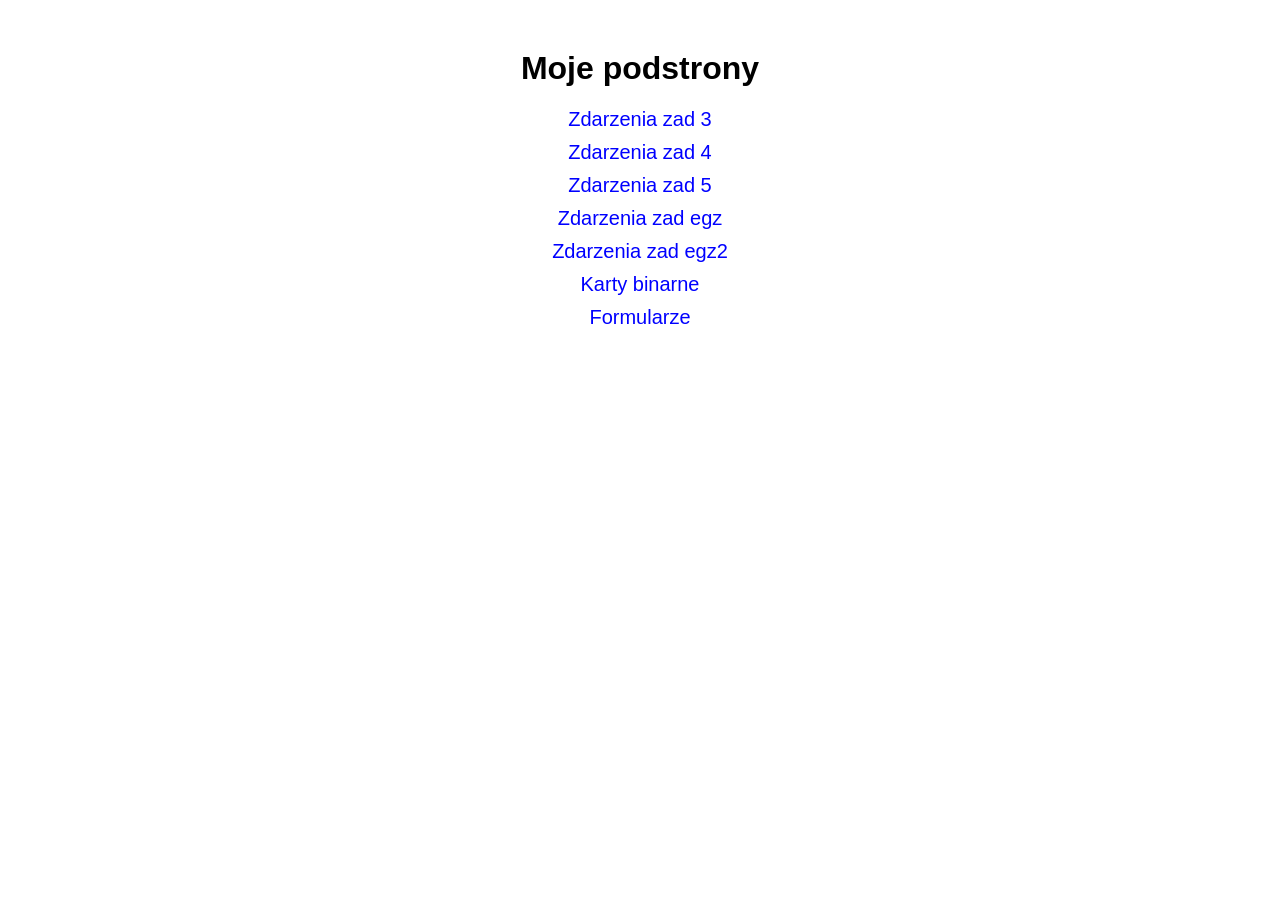
<file: index.html>
<!DOCTYPE html>
<html lang="pl">
<head>
    <meta charset="UTF-8">
    <title>Moja Strona</title>
    <style>
        body {
            font-family: Arial, sans-serif;
            text-align: center;
            margin-top: 50px;
        }

        a {
            display: block;
            margin: 10px;
            font-size: 20px;
            text-decoration: none;
            color: blue;
        }

        a:hover {
            color: red;
        }
    </style>
</head>
<body>

<h1>Moje podstrony</h1>

<a href="3.html">Zdarzenia zad 3</a>
<a href="4.html">Zdarzenia zad 4</a>
<a href="5.html">Zdarzenia zad 5</a>
<a href="oblicz2.html">Zdarzenia zad egz</a>
<a href="olbicz.html">Zdarzenia zad egz2</a>
<a href="karty.html">Karty binarne</a>
<a href="formularze.html">Formularze</a>

</body>
</html>
</file>
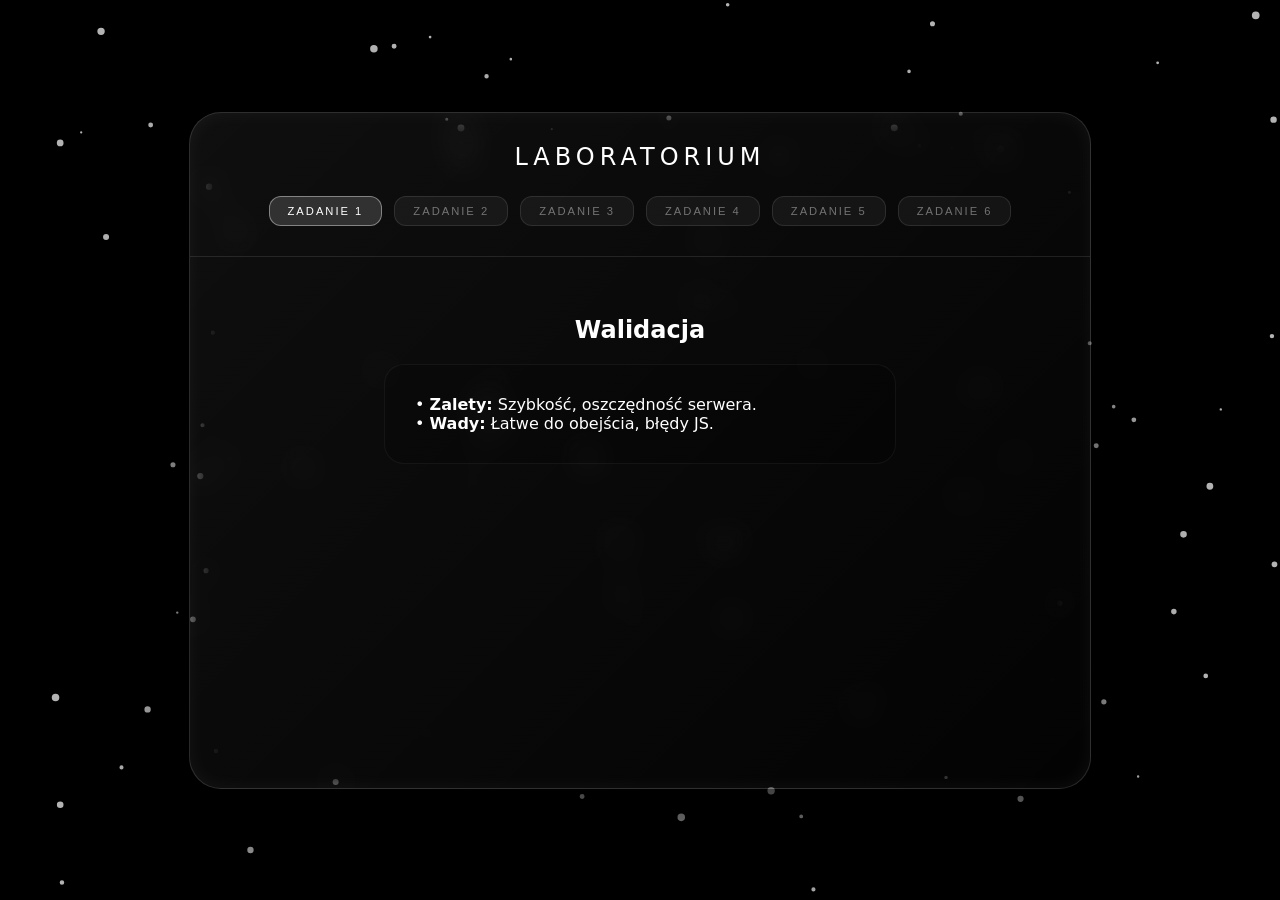
<file: formularze.html>
<!DOCTYPE html>
<html lang="pl">
<head>
    <meta charset="UTF-8">
    <meta name="viewport" content="width=device-width, initial-scale=1.0">
    <title>Zadania - Liquid Glass Monochrome</title>
    <style>
        :root {
            --glass-border: rgba(255, 255, 255, 0.15);
            --text-main: #ffffff;
            --glass-bg: rgba(255, 255, 255, 0.04);
        }

        body {
            margin: 0;
            padding: 0;
            background: #000;
            font-family: 'Segoe UI', system-ui, -apple-system, sans-serif;
            color: var(--text-main);
            overflow: hidden;
            display: flex;
            justify-content: center;
            align-items: center;
            height: 100vh;
        }

        /* ŚNIEG - tło */
        #snow-canvas {
            position: fixed;
            top: 0;
            left: 0;
            width: 100%;
            height: 100%;
            z-index: 1;
            pointer-events: none;
        }

        /* LIQUID GLASS CONTAINER */
        .glass-container {
            position: relative;
            z-index: 10;
            width: 85%;
            max-width: 900px;
            height: 75vh;
            
            /* Efekt szkła */
            background: linear-gradient(135deg, rgba(255,255,255,0.06) 0%, rgba(255,255,255,0.01) 100%);
            backdrop-filter: blur(18px) saturate(150%);
            -webkit-backdrop-filter: blur(18px) saturate(150%);
            
            border: 1px solid var(--glass-border);
            border-radius: 32px;
            display: flex;
            flex-direction: column;
            
            /* Cień wewnętrzny dodaje głębi szkła */
            box-shadow: 
                0 40px 100px rgba(0, 0, 0, 0.8),
                inset 0 0 20px rgba(255, 255, 255, 0.05);
            
            /* Wymuszenie warstwowości dla płynnej animacji pod spodem */
            transform: translateZ(0); 
            animation: fadeIn 1s ease-out;
        }

        @keyframes fadeIn {
            from { opacity: 0; transform: translateY(10px) scale(0.99); }
            to { opacity: 1; transform: translateY(0) scale(1); }
        }

        header {
            padding: 30px;
            text-align: center;
            border-bottom: 1px solid rgba(255, 255, 255, 0.1);
        }

        header h1 {
            margin: 0 0 25px 0;
            font-weight: 200;
            letter-spacing: 5px;
            text-transform: uppercase;
            font-size: 1.5rem;
        }

        nav {
            display: flex;
            justify-content: center;
            gap: 12px;
            flex-wrap: wrap;
        }

        .nav-btn {
            background: rgba(255, 255, 255, 0.05);
            border: 1px solid rgba(255, 255, 255, 0.1);
            color: rgba(255, 255, 255, 0.4);
            padding: 8px 18px;
            border-radius: 12px;
            cursor: pointer;
            transition: 0.3s;
            text-transform: uppercase;
            font-size: 0.7rem;
            letter-spacing: 2px;
        }

        .nav-btn:hover, .nav-btn.active {
            color: #fff;
            background: rgba(255, 255, 255, 0.15);
            border-color: rgba(255,255,255,0.4);
        }

        #content-area {
            flex-grow: 1;
            padding: 40px;
            overflow-y: auto;
            text-align: center;
        }

        /* Pasek przewijania wewnątrz szkła */
        #content-area::-webkit-scrollbar { width: 6px; }
        #content-area::-webkit-scrollbar-thumb { background: rgba(255,255,255,0.1); border-radius: 10px; }

        .page { display: none; }
        .page.active { display: block; }

        .task-container {
            background: rgba(0, 0, 0, 0.15);
            padding: 30px;
            border-radius: 20px;
            border: 1px solid rgba(255, 255, 255, 0.05);
            max-width: 450px;
            margin: 0 auto;
        }

        input {
            background: rgba(255, 255, 255, 0.05);
            border: 1px solid rgba(255, 255, 255, 0.1);
            padding: 12px;
            margin: 8px 0;
            border-radius: 8px;
            color: white;
            width: 85%;
            outline: none;
            transition: 0.3s;
        }

        input:focus { border-color: rgba(255,255,255,0.4); background: rgba(255,255,255,0.1); }

        .submit-btn {
            background: #fff;
            color: #000;
            border: none;
            padding: 12px 25px;
            border-radius: 8px;
            font-weight: bold;
            cursor: pointer;
            margin-top: 15px;
            transition: 0.3s;
        }

        .submit-btn:hover { background: #ccc; transform: translateY(-2px); }

        .res { margin-top: 20px; font-size: 0.9rem; color: rgba(255,255,255,0.7); }
    </style>
</head>
<body>

<canvas id="snow-canvas"></canvas>

<div class="glass-container">
    <header>
        <h1>Laboratorium</h1>
        <nav>
            <button class="nav-btn active" onclick="showPage(event, 'p1')">Zadanie 1</button>
            <button class="nav-btn" onclick="showPage(event, 'p2')">Zadanie 2</button>
            <button class="nav-btn" onclick="showPage(event, 'p3')">Zadanie 3</button>
            <button class="nav-btn" onclick="showPage(event, 'p4')">Zadanie 4</button>
            <button class="nav-btn" onclick="showPage(event, 'p5')">Zadanie 5</button>
            <button class="nav-btn" onclick="showPage(event, 'p6')">Zadanie 6</button>
        </nav>
    </header>

    <main id="content-area">
        <div id="p1" class="page active">
            <h2>Walidacja</h2>
            <div class="task-container" style="text-align: left;">
                • <b>Zalety:</b> Szybkość, oszczędność serwera.<br>
                • <b>Wady:</b> Łatwe do obejścia, błędy JS.
            </div>
        </div>

        <div id="p2" class="page">
            <h2>Dane osobowe</h2>
            <div class="task-container">
                <form onsubmit="doZ2(event)">
                    <input type="text" id="i2" placeholder="Imię">
                    <input type="text" id="n2" placeholder="Nazwisko">
                    <input type="number" id="w2" placeholder="Wiek">
                    <button type="submit" class="submit-btn">Wykonaj</button>
                </form>
                <div id="r2" class="res"></div>
            </div>
        </div>

        <div id="p3" class="page">
            <h2>Ile dni żyjesz?</h2>
            <div class="task-container">
                <form onsubmit="doZ3(event)">
                    <input type="number" id="r3" placeholder="Rok">
                    <input type="number" id="m3" placeholder="Miesiąc">
                    <input type="number" id="d3" placeholder="Dzień">
                    <button type="submit" class="submit-btn">Oblicz</button>
                </form>
                <div id="r3_res" class="res"></div>
            </div>
        </div>

        <div id="p4" class="page">
            <h2>Walidacja Alert</h2>
            <div class="task-container">
                <form onsubmit="validateZ4(event)">
                    <input type="text" id="imie4" placeholder="Imię">
                    <input type="text" id="nazwisko4" placeholder="Nazwisko">
                    <input type="email" id="mail4" placeholder="E-mail">
                    <button type="submit" class="submit-btn">Sprawdź</button>
                </form>
                <div id="r4" class="res"></div>
            </div>
        </div>

<div id="p5" class="page">
    <h2>Zadanie 5</h2>
    <div class="task-container">
        <textarea id="txt5" rows="6" style="width: 90%;" placeholder="Wpisuj tekst..." oninput="countChars()"></textarea>
        <div id="res5" class="res">Liczba znaków: 0</div>
    </div>
</div>
<div id="p6" class="page">
    <h2>Zadanie 6</h2>
    <div class="task-container">
        <input type="number" id="a6" placeholder="Liczba 1">
        <input type="number" id="b6" placeholder="Liczba 2">
        
        <div style="margin-top:10px;">
            <button class="submit-btn" onclick="calc('+')">+</button>
            <button class="submit-btn" onclick="calc('-')">-</button>
            <button class="submit-btn" onclick="calc('*')">*</button>
            <button class="submit-btn" onclick="calc('/')">/</button>
        </div>

        <div id="res6" class="res">Wynik: </div>

        <button class="submit-btn" onclick="clearCalc()" style="margin-top:15px;">Wyczyść</button>
    </div>
</div>
    </main>
</div>

<script>
    function showPage(e, id) {
        document.querySelectorAll('.page').forEach(p => p.classList.remove('active'));
        document.querySelectorAll('.nav-btn').forEach(b => b.classList.remove('active'));
        document.getElementById(id).classList.add('active');
        e.currentTarget.classList.add('active');
    }

    // Skrypty zadań (bez zmian w logice)
    function doZ2(e) {
        e.preventDefault();
        const i = document.getElementById("i2").value;
        const n = document.getElementById("n2").value;
        const w = document.getElementById("w2").value;
        document.getElementById("r2").innerHTML = `Imię: ${i}<br>Nazwisko: ${n}<br>Wiek: ${w}`;
    }

    function doZ3(e) {
        e.preventDefault();
        const d = new Date(document.getElementById("r3").value, document.getElementById("m3").value - 1, document.getElementById("d3").value);
        const dni = Math.floor((new Date() - d) / (1000 * 86400));
        document.getElementById("r3_res").innerText = isNaN(dni) ? "Podaj poprawną datę" : "Żyjesz: " + dni + " dni";
    }

    function validateZ4(e) {
        e.preventDefault();
        const imie = document.getElementById("imie4").value.trim();
        const nazwisko = document.getElementById("nazwisko4").value.trim();
        const mail = document.getElementById("mail4").value.trim();
        if (!imie) alert("BŁĄD: Pole IMIĘ jest puste!");
        if (!nazwisko) alert("BŁĄD: Pole NAZWISKO jest puste!");
        if (!mail) alert("BŁĄD: Pole E-MAIL jest puste!");
        if (imie && nazwisko && mail) document.getElementById("r4").innerText = "Wszystkie pola wypełnione poprawnie.";
    }

    // SYSTEM ŚNIEGU - Zoptymalizowany pod Glass Morphism
    const canvas = document.getElementById('snow-canvas');
    const ctx = canvas.getContext('2d');
    let w, h, particles;

    function init() {
        w = window.innerWidth;
        h = window.innerHeight;
        canvas.width = w;
        canvas.height = h;
        particles = [];
        for (let i = 0; i < 120; i++) {
            particles.push({
                x: Math.random() * w,
                y: Math.random() * h,
                r: Math.random() * 3 + 1,
                speedY: Math.random() * 1.5 + 0.5,
                speedX: (Math.random() - 0.5) * 1 // Lekki ruch na boki
            });
        }
    }

    function draw() {
        ctx.clearRect(0, 0, w, h);
        ctx.fillStyle = "rgba(255, 255, 255, 0.7)"; // Płatki lekko przezroczyste dla lepszego efektu
        ctx.beginPath();
        for (let p of particles) {
            ctx.moveTo(p.x, p.y);
            ctx.arc(p.x, p.y, p.r, 0, Math.PI * 2);
        }
        ctx.fill();
        update();
        requestAnimationFrame(draw);
    }

    function update() {
        for (let p of particles) {
            p.y += p.speedY;
            p.x += p.speedX;

            // Resetowanie płatków - jeśli wypadnie dołem, wróć na górę
            if (p.y > h) {
                p.y = -10;
                p.x = Math.random() * w;
            }
            // Jeśli wypadnie boczkiem, wróć z drugiej strony
            if (p.x > w) p.x = 0;
            if (p.x < 0) p.x = w;
        }
    }
function countChars() {
    const text = document.getElementById("txt5").value;
    document.getElementById("res5").innerText = "Liczba znaków: " + text.length;
}
function calc(op) {
    const a = parseFloat(document.getElementById("a6").value);
    const b = parseFloat(document.getElementById("b6").value);
    let wynik;

    if (isNaN(a) || isNaN(b)) {
        document.getElementById("res6").innerText = "Podaj liczby!";
        return;
    }

    switch(op) {
        case '+': wynik = a + b; break;
        case '-': wynik = a - b; break;
        case '*': wynik = a * b; break;
        case '/': 
            wynik = b === 0 ? "Nie dziel przez 0!" : a / b; 
            break;
    }

    document.getElementById("res6").innerText = "Wynik: " + wynik;
}

function clearCalc() {
    document.getElementById("a6").value = "";
    document.getElementById("b6").value = "";
    document.getElementById("res6").innerText = "Wynik: ";
}
    window.addEventListener('resize', init);
    init(); 
    draw();
</script>
</body>
</html>
</file>
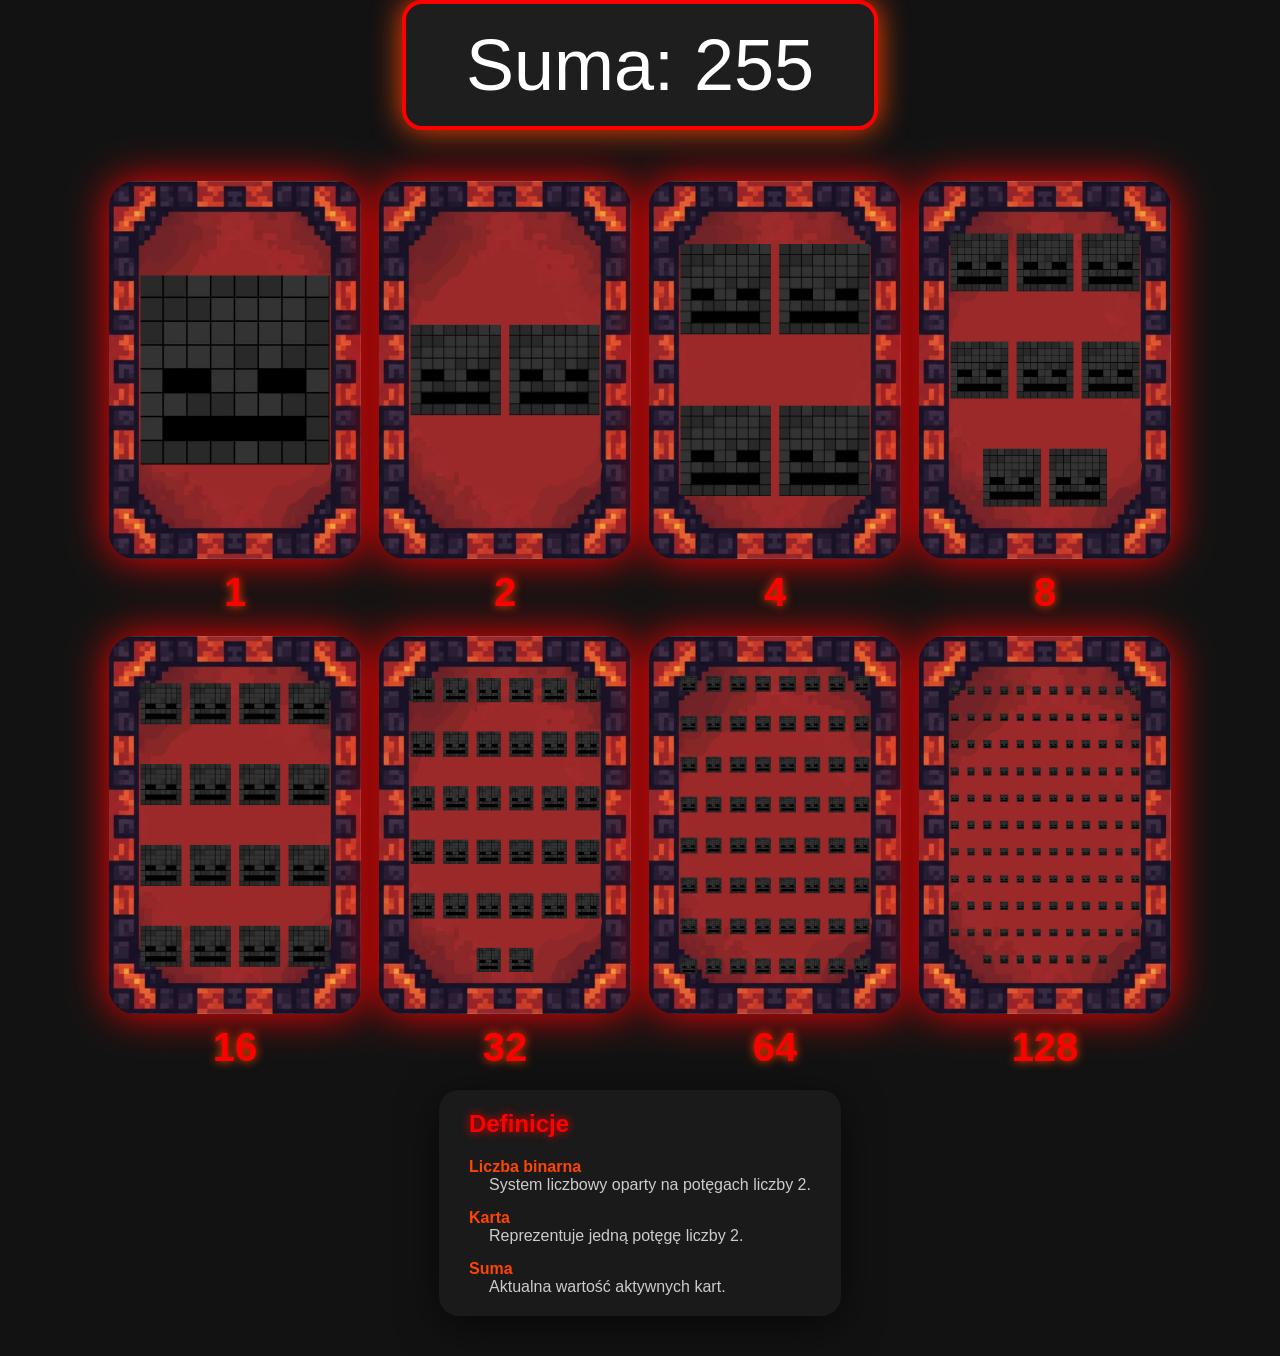
<file: karty.html>
<!DOCTYPE html>
<html lang="pl-PL">
<head>
    <meta charset="UTF-8">
    <title>binarne</title>
    <link rel="stylesheet" href="style.css">
</head>
<body>

    <div id="result-display">Suma: 0</div>
    <div id="container"></div>
<div class="definitions">
    <h2>Definicje</h2>
    <dl>
        <dt>Liczba binarna</dt>
        <dd>System liczbowy oparty na potęgach liczby 2.</dd>

        <dt>Karta</dt>
        <dd>Reprezentuje jedną potęgę liczby 2.</dd>

        <dt>Suma</dt>
        <dd>Aktualna wartość aktywnych kart.</dd>
    </dl>
</div>

    <script>
        const container = document.getElementById('container');
        const resultDisplay = document.getElementById('result-display');
        const maxCards = 8;
        const cardGap = 8;
        let totalSum = 0;

        for (let i = 0; i < maxCards; i++) {
            const value = Math.pow(2, i);
            
            const wrapper = document.createElement('div');
            wrapper.className = 'card-wrapper';

            const card = document.createElement('div');
            card.className = 'card active';
            
            const dotsInRow = Math.ceil(Math.sqrt(value));
            const dotSize = `calc((100% - ${(dotsInRow - 1) * cardGap}px) / ${dotsInRow})`;

            for (let j = 0; j < value; j++) {
                const dot = document.createElement('img');
                dot.src = 'kropka.jpg';
                dot.className = 'dot';
                dot.style.width = dotSize;
                dot.style.height = dotSize;
                card.appendChild(dot);
            }

            const label = document.createElement('div');
            label.className = 'label';
            label.innerText = value;

            totalSum += value;
            resultDisplay.innerText = `Suma: ${totalSum}`;

            card.addEventListener('click', function() {
                const isActive = this.classList.toggle('active');
                
                if (isActive) {
                    totalSum += value;
                } else {
                    totalSum -= value;
                }
                
                resultDisplay.innerText = `Suma: ${totalSum}`;
            });

            wrapper.appendChild(card);
            wrapper.appendChild(label);
            container.appendChild(wrapper);
        }
    </script>

</body>
</html>
</file>
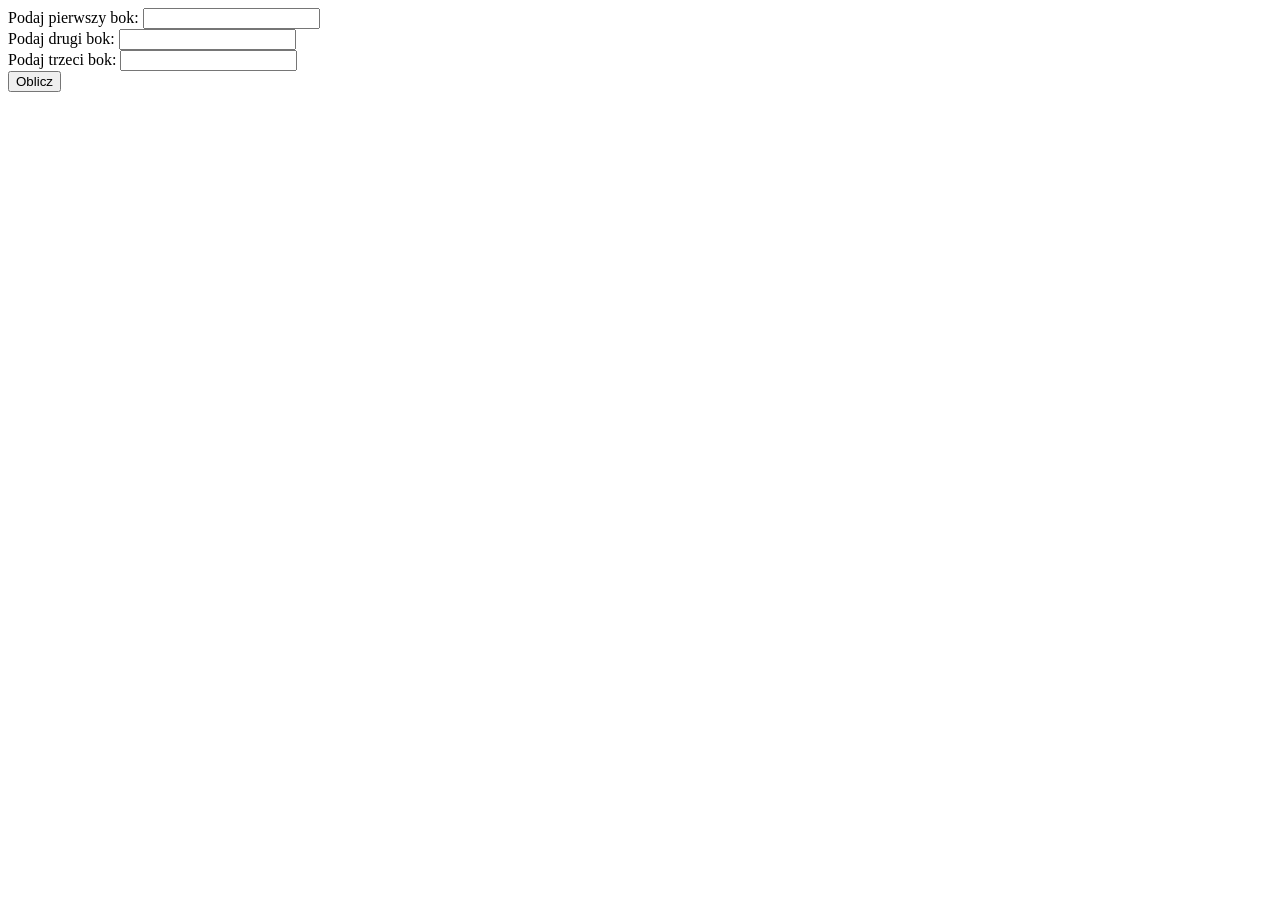
<file: olbicz.html>
<!DOCTYPE html>
<html lang="pl-PL">
<head>
<meta charset="UTF-8">
<title>strona</title>
</head>
<body>

<form onsubmit="oblicz();">
    Podaj pierwszy bok: <input type="number" id="a" step="any" required><br>
    Podaj drugi bok: <input type="number" id="b" step="any" required><br>
    Podaj trzeci bok: <input type="number" id="c" step="any" required><br>

    <button type="submit">Oblicz</button>
</form>


<script>
function oblicz(){

    let a = Number(document.getElementById("a").value);
    let b = Number(document.getElementById("b").value);
    let c = Number(document.getElementById("c").value);

    let p = (a + b + c) / 2;
    let obwod = a + b + c;
    let pole = Math.sqrt(p * (p-a) * (p-b) * (p-c));

    alert("Obwód jest równy: " + obwod.toFixed(2) + " Pole jest równe: " + pole.toFixed(2))
}
</script>

</body>
</html>
</file>
<file: style.css>
body { 
    background-color: #121212; 
    color: white; 
    font-family: 'Segoe UI', sans-serif; 
    margin: 0;
    display: flex;
    flex-direction: column;
    align-items: center;
    justify-content: center;
    min-height: 100vh;
}

#container {
    display: flex;
    flex-wrap: wrap;
    gap: 30px;
    padding: 20px;
    justify-content: center;
    max-width: 1600px;
}

.card-wrapper {
    display: flex;
    flex-direction: column;
    align-items: center;
    gap: 20px;
}

.card {
    width: 240px; 
    height: 360px;
    background-image: url('karta.png');
    background-size: 100% 100%;
    border-radius: 25px;
    display: flex;
    flex-wrap: wrap;
    align-content: center;
    justify-content: center;
    gap: 8px; 
    padding: 30px;
    box-sizing: border-box;
    cursor: pointer;
    transition: all 0.4s cubic-bezier(0.175, 0.885, 0.32, 1.275);
    filter: grayscale(100%) brightness(0.15) blur(10px);
    box-shadow: 0 10px 30px rgba(0,0,0,0.5);
}

.card.active {
    filter: grayscale(0%) brightness(1);
    transform: scale(1.05);
    box-shadow: 0 0 40px red;
}

.dot { 
    object-fit: contain; 
}

.label {
    font-size: 2.5rem;
    font-weight: 800;
    color: #444;
    transition: color 0.3s;
}

.card.active + .label {
    color: red;
    text-shadow: 0 0 10px orangered;
}

#result-display {
    font-size: 4.5rem;
    margin-bottom: 40px;
    padding: 20px 60px;
    background: #1e1e1e;
    border-radius: 20px;
    border: 4px solid red;
    text-align: center;
    box-shadow: 0 0 30px orangered;
}
.definitions {
    max-width: 800px;
    background: #1a1a1a;
    padding: 20px 30px;
    border-radius: 20px;
    margin-bottom: 40px;
    box-shadow: 0 10px 40px rgba(0,0,0,0.6);
}

.definitions h2 {
    margin-top: 0;
    color: red;
    text-shadow: 0 0 10px red;
}

dl {
    margin: 0;
}

dt {
    font-weight: bold;
    color: orangered;
    margin-top: 15px;
}

dd {
    margin-left: 20px;
    color: #ccc;
}
</file>
